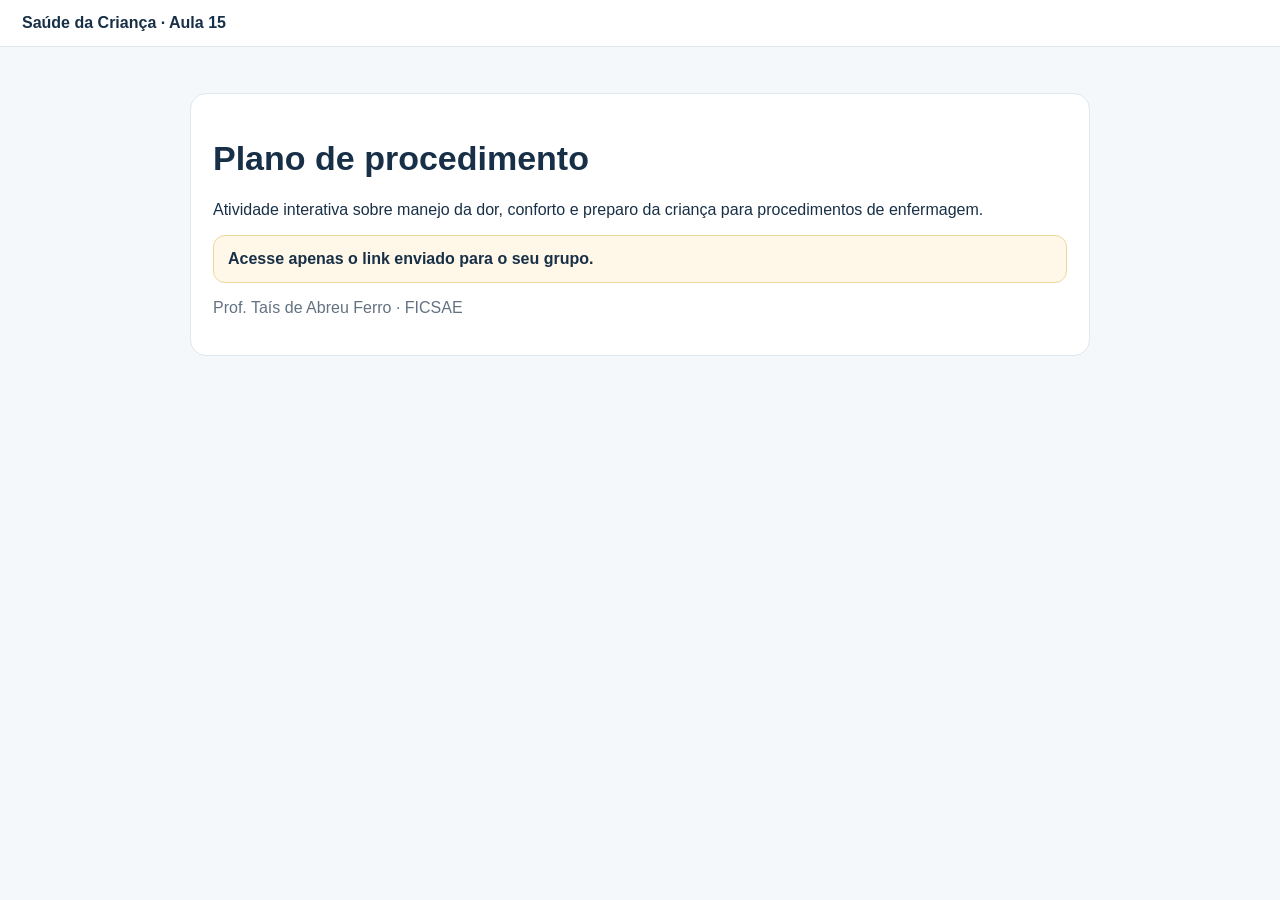
<file: index.html>
<!doctype html><html lang="pt-BR"><head><meta charset="utf-8"><meta name="viewport" content="width=device-width,initial-scale=1"><title>Saúde da Criança · Aula 15</title><link rel="stylesheet" href="style.css"></head><body><div class="top">Saúde da Criança · Aula 15</div><main><div class="card"><h1>Plano de procedimento</h1><p>Atividade interativa sobre manejo da dor, conforto e preparo da criança para procedimentos de enfermagem.</p><p class="notice"><strong>Acesse apenas o link enviado para o seu grupo.</strong></p><p class="muted">Prof. Taís de Abreu Ferro · FICSAE</p></div></main></body></html>
</file>
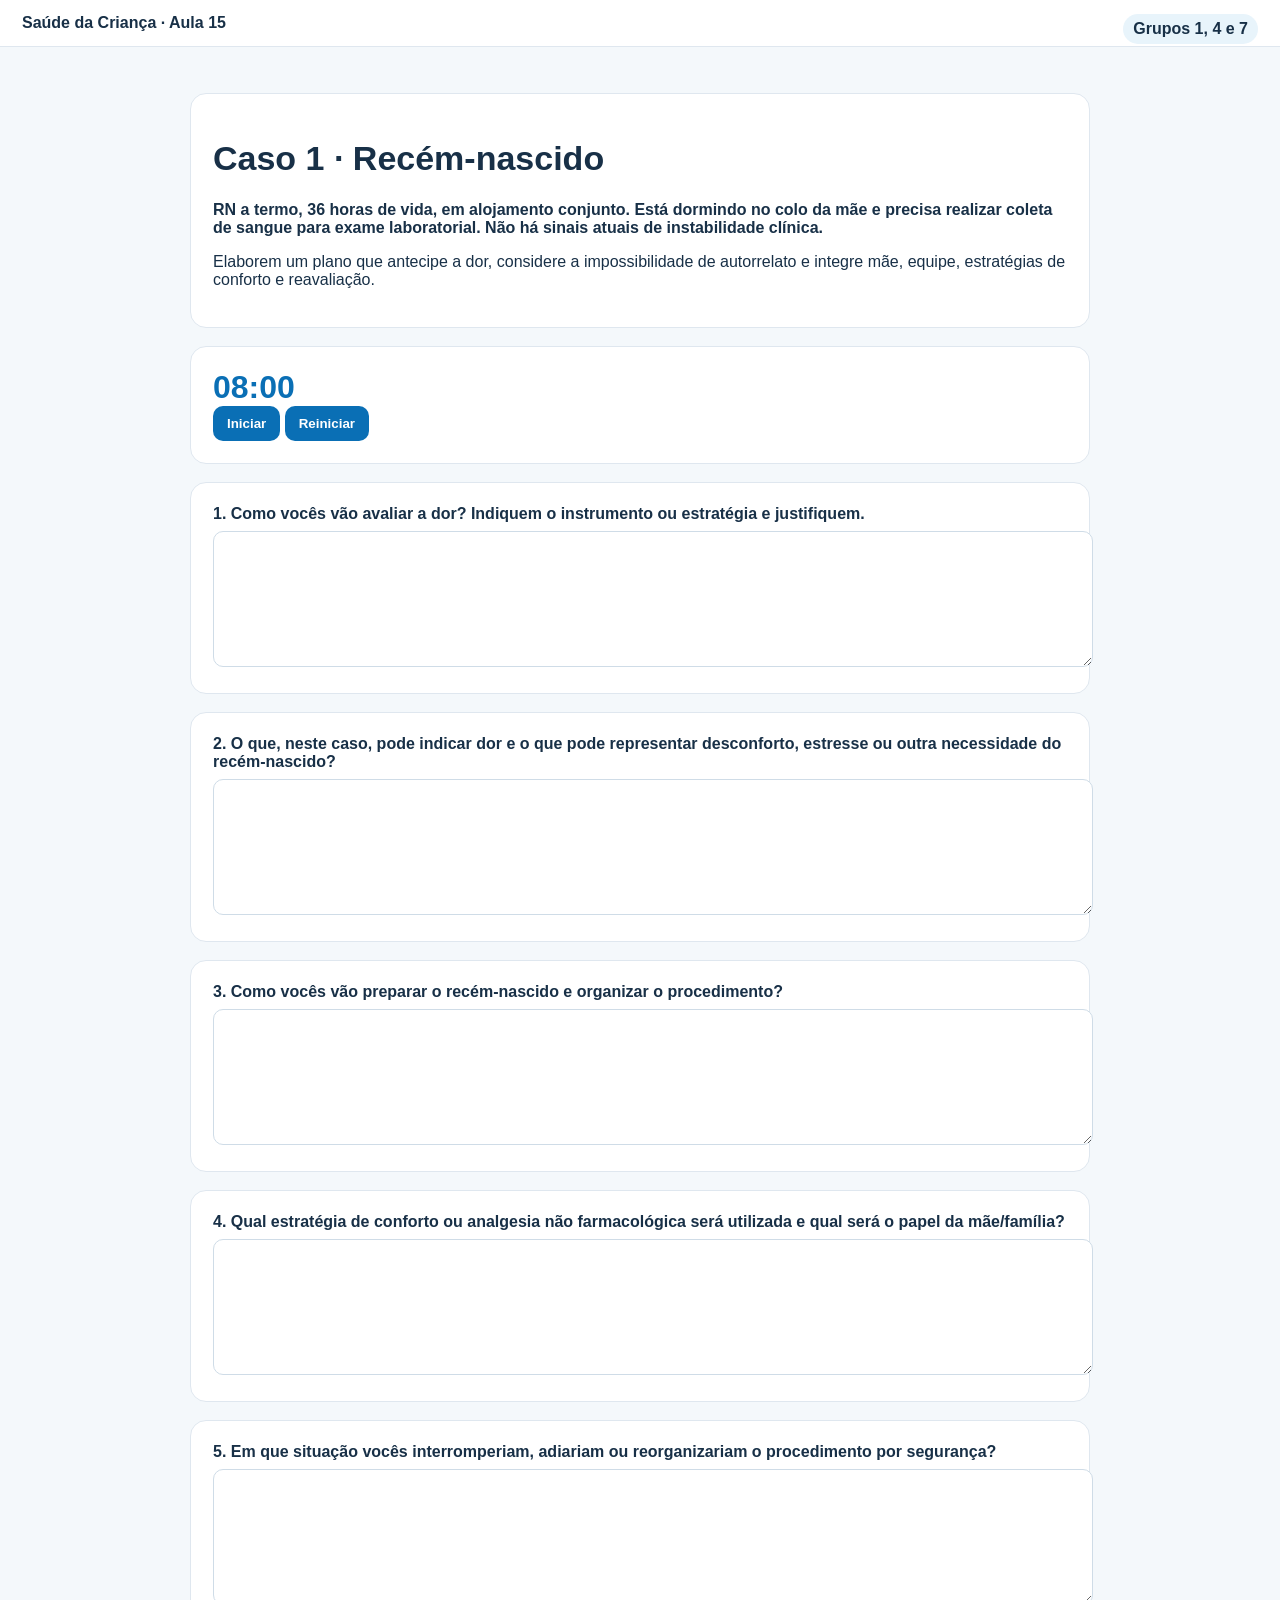
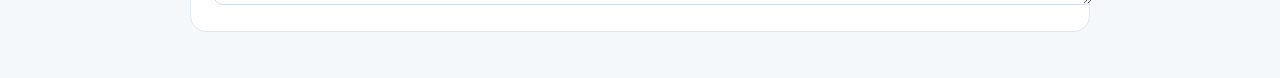
<file: caso1.html>
<!doctype html><html lang="pt-BR"><head><meta charset="utf-8"><meta name="viewport" content="width=device-width,initial-scale=1"><title>Caso 1 · Plano de procedimento</title><link rel="stylesheet" href="style.css"></head><body><div class="top">Saúde da Criança · Aula 15 <span class="badge">Grupos 1, 4 e 7</span></div><main><div class="card"><h1>Caso 1 · Recém-nascido</h1><p><strong>RN a termo, 36 horas de vida, em alojamento conjunto. Está dormindo no colo da mãe e precisa realizar coleta de sangue para exame laboratorial. Não há sinais atuais de instabilidade clínica.</strong></p><p>Elaborem um plano que antecipe a dor, considere a impossibilidade de autorrelato e integre mãe, equipe, estratégias de conforto e reavaliação.</p></div><div class="card"><div class="timer" id="timer">08:00</div><button class="btn" onclick="startTimer()">Iniciar</button> <button class="btn" onclick="resetTimer()">Reiniciar</button></div><div class="card"><div class="q">1. Como vocês vão avaliar a dor? Indiquem o instrumento ou estratégia e justifiquem.</div><textarea></textarea></div><div class="card"><div class="q">2. O que, neste caso, pode indicar dor e o que pode representar desconforto, estresse ou outra necessidade do recém-nascido?</div><textarea></textarea></div><div class="card"><div class="q">3. Como vocês vão preparar o recém-nascido e organizar o procedimento?</div><textarea></textarea></div><div class="card"><div class="q">4. Qual estratégia de conforto ou analgesia não farmacológica será utilizada e qual será o papel da mãe/família?</div><textarea></textarea></div><div class="card"><div class="q">5. Em que situação vocês interromperiam, adiariam ou reorganizariam o procedimento por segurança?</div><textarea></textarea></div></main><script src="script.js"></script></body></html>
</file>
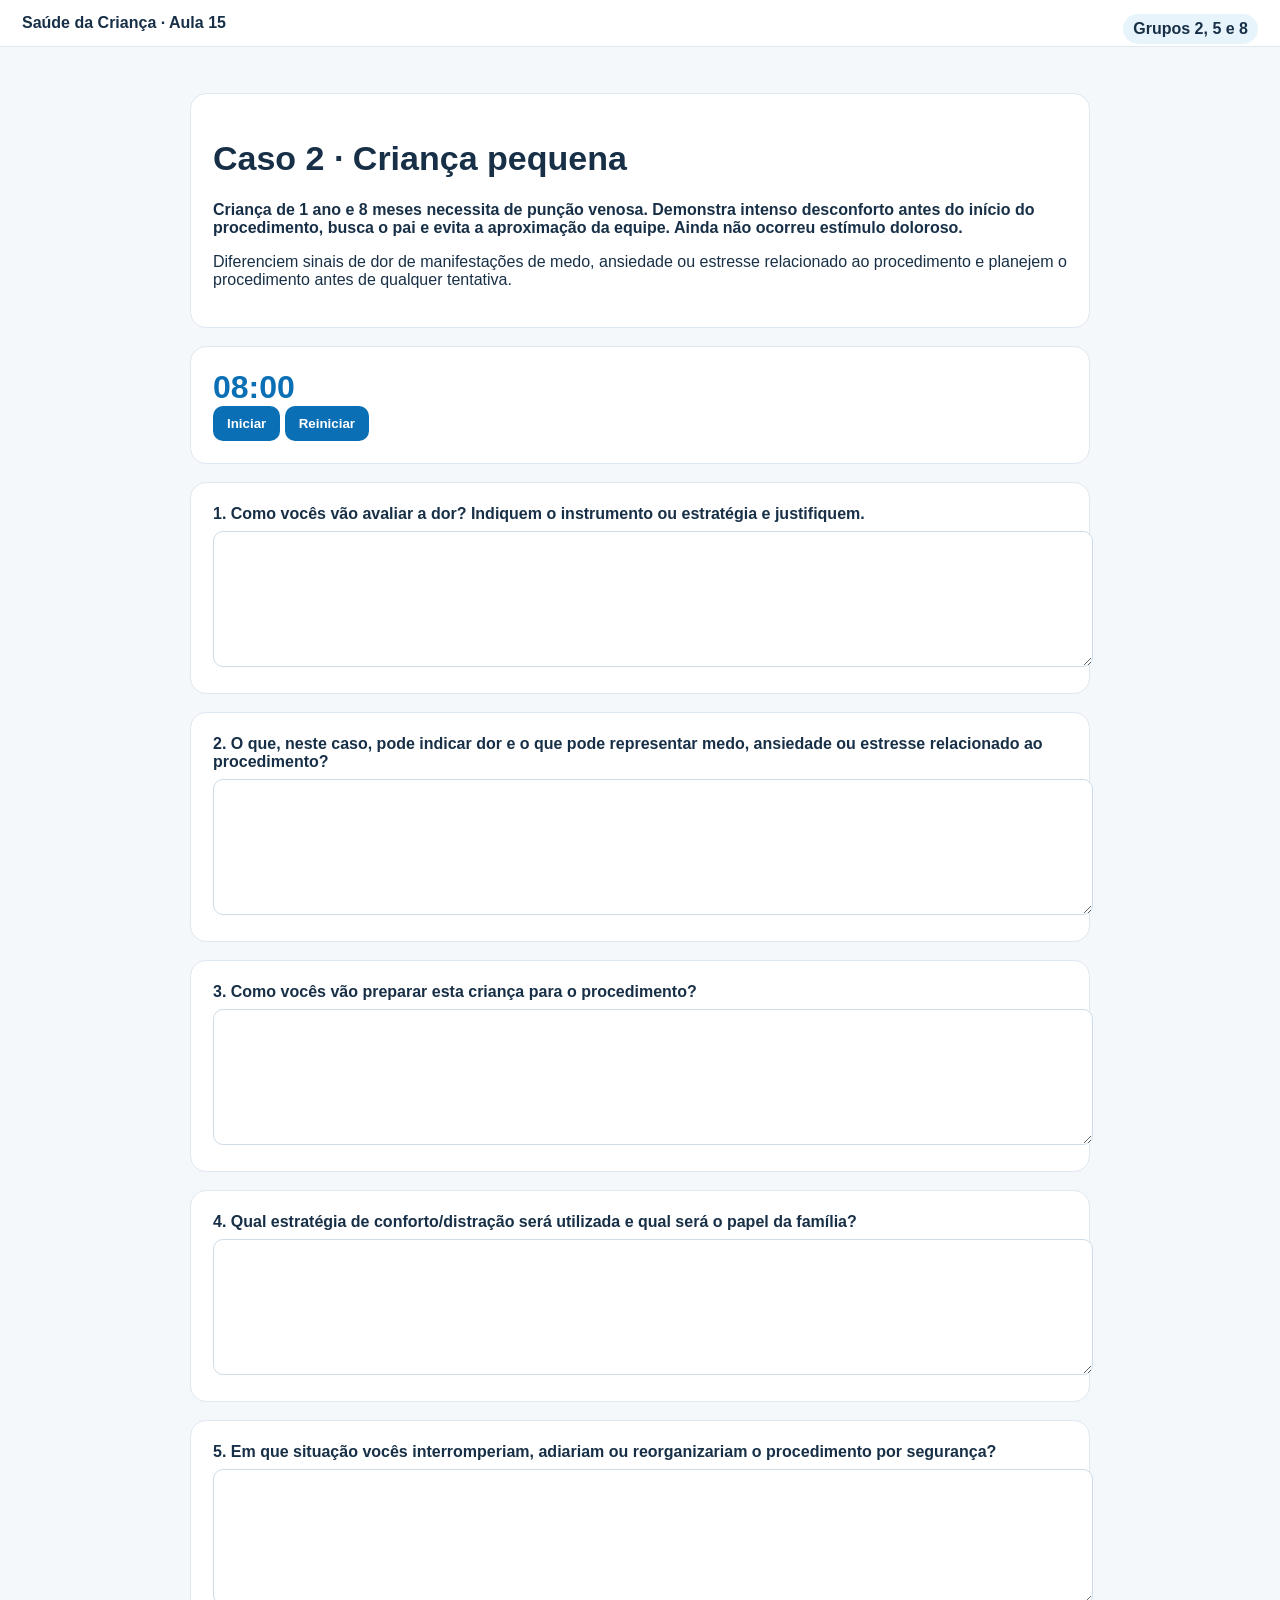
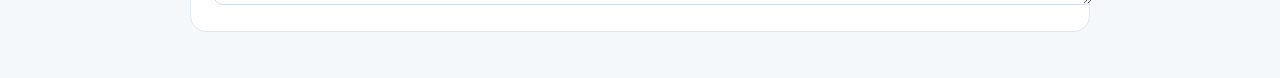
<file: caso2.html>
<!doctype html><html lang="pt-BR"><head><meta charset="utf-8"><meta name="viewport" content="width=device-width,initial-scale=1"><title>Caso 2 · Plano de procedimento</title><link rel="stylesheet" href="style.css"></head><body><div class="top">Saúde da Criança · Aula 15 <span class="badge">Grupos 2, 5 e 8</span></div><main><div class="card"><h1>Caso 2 · Criança pequena</h1><p><strong>Criança de 1 ano e 8 meses necessita de punção venosa. Demonstra intenso desconforto antes do início do procedimento, busca o pai e evita a aproximação da equipe. Ainda não ocorreu estímulo doloroso.</strong></p><p>Diferenciem sinais de dor de manifestações de medo, ansiedade ou estresse relacionado ao procedimento e planejem o procedimento antes de qualquer tentativa.</p></div><div class="card"><div class="timer" id="timer">08:00</div><button class="btn" onclick="startTimer()">Iniciar</button> <button class="btn" onclick="resetTimer()">Reiniciar</button></div><div class="card"><div class="q">1. Como vocês vão avaliar a dor? Indiquem o instrumento ou estratégia e justifiquem.</div><textarea></textarea></div><div class="card"><div class="q">2. O que, neste caso, pode indicar dor e o que pode representar medo, ansiedade ou estresse relacionado ao procedimento?</div><textarea></textarea></div><div class="card"><div class="q">3. Como vocês vão preparar esta criança para o procedimento?</div><textarea></textarea></div><div class="card"><div class="q">4. Qual estratégia de conforto/distração será utilizada e qual será o papel da família?</div><textarea></textarea></div><div class="card"><div class="q">5. Em que situação vocês interromperiam, adiariam ou reorganizariam o procedimento por segurança?</div><textarea></textarea></div></main><script src="script.js"></script></body></html>
</file>
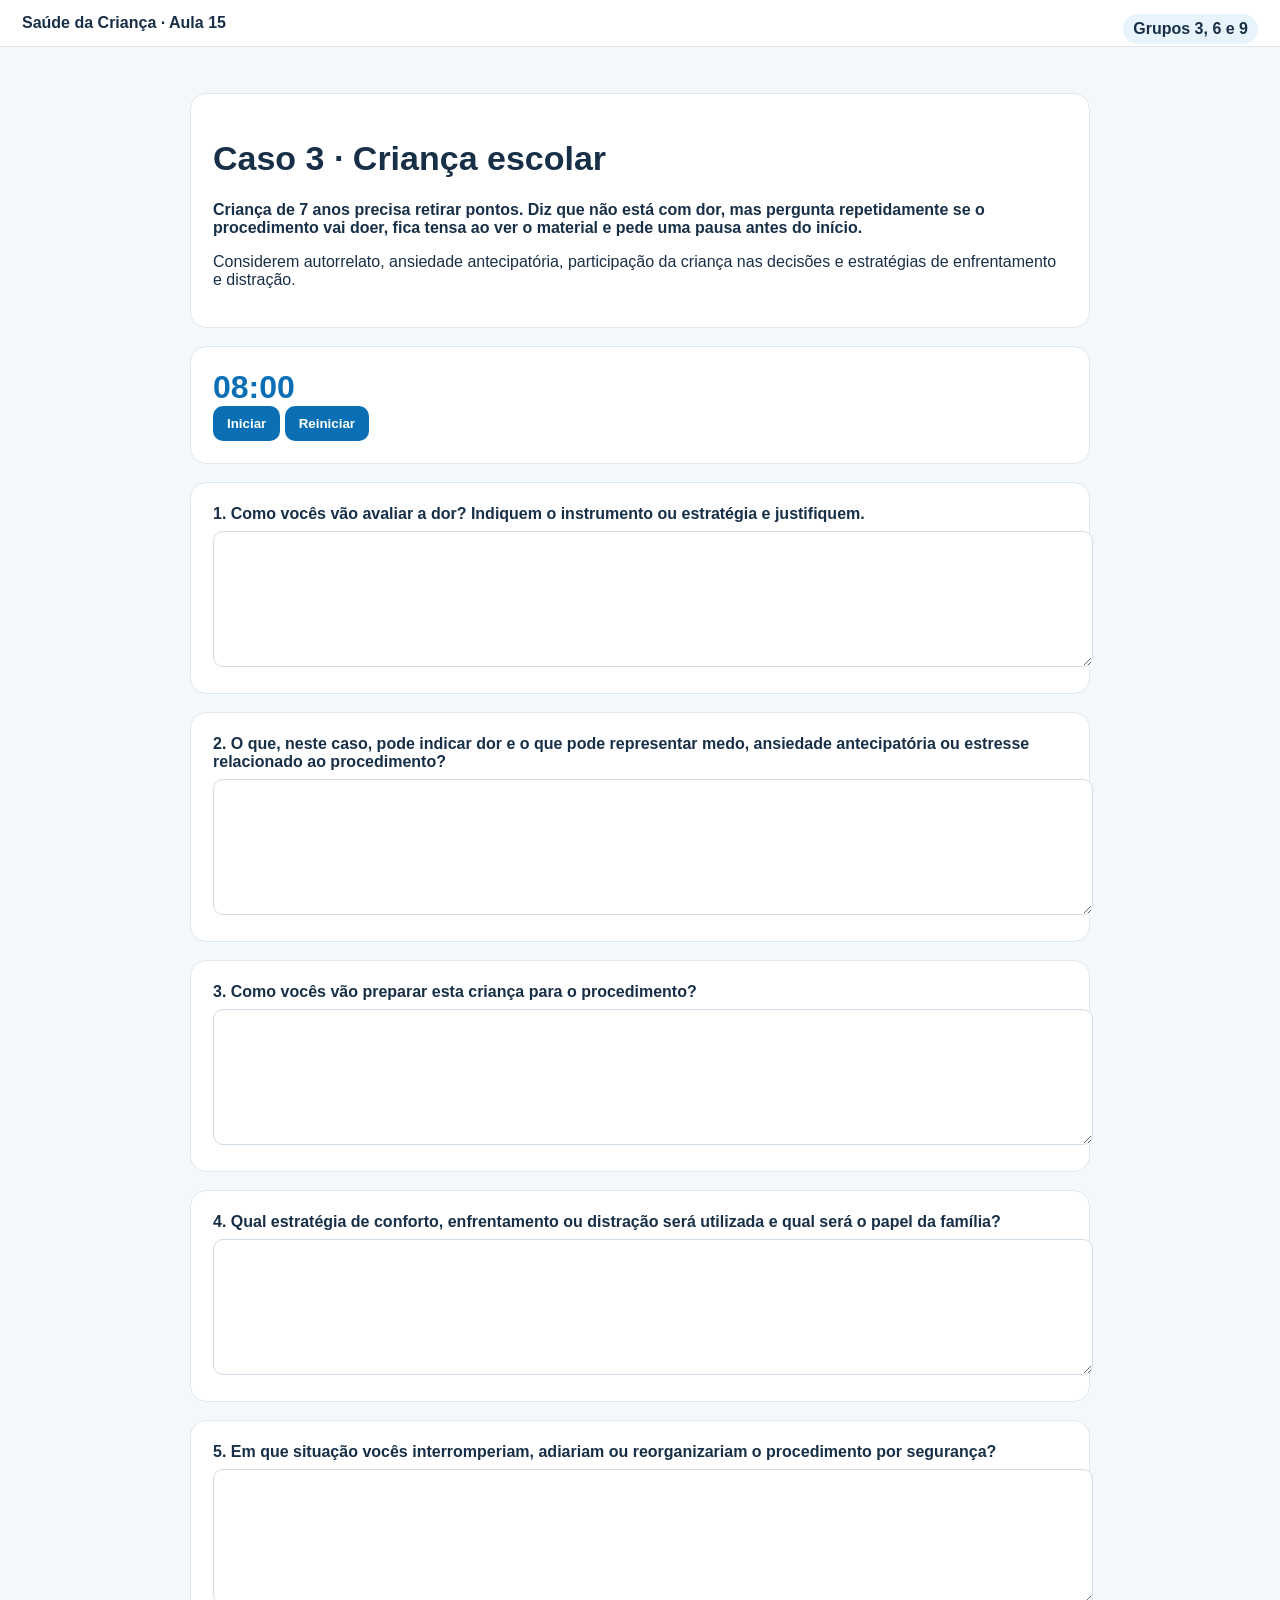
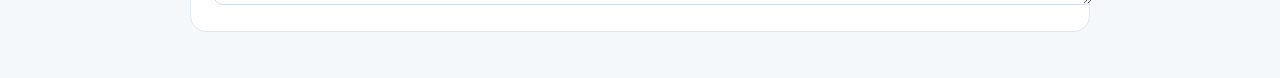
<file: caso3.html>
<!doctype html><html lang="pt-BR"><head><meta charset="utf-8"><meta name="viewport" content="width=device-width,initial-scale=1"><title>Caso 3 · Plano de procedimento</title><link rel="stylesheet" href="style.css"></head><body><div class="top">Saúde da Criança · Aula 15 <span class="badge">Grupos 3, 6 e 9</span></div><main><div class="card"><h1>Caso 3 · Criança escolar</h1><p><strong>Criança de 7 anos precisa retirar pontos. Diz que não está com dor, mas pergunta repetidamente se o procedimento vai doer, fica tensa ao ver o material e pede uma pausa antes do início.</strong></p><p>Considerem autorrelato, ansiedade antecipatória, participação da criança nas decisões e estratégias de enfrentamento e distração.</p></div><div class="card"><div class="timer" id="timer">08:00</div><button class="btn" onclick="startTimer()">Iniciar</button> <button class="btn" onclick="resetTimer()">Reiniciar</button></div><div class="card"><div class="q">1. Como vocês vão avaliar a dor? Indiquem o instrumento ou estratégia e justifiquem.</div><textarea></textarea></div><div class="card"><div class="q">2. O que, neste caso, pode indicar dor e o que pode representar medo, ansiedade antecipatória ou estresse relacionado ao procedimento?</div><textarea></textarea></div><div class="card"><div class="q">3. Como vocês vão preparar esta criança para o procedimento?</div><textarea></textarea></div><div class="card"><div class="q">4. Qual estratégia de conforto, enfrentamento ou distração será utilizada e qual será o papel da família?</div><textarea></textarea></div><div class="card"><div class="q">5. Em que situação vocês interromperiam, adiariam ou reorganizariam o procedimento por segurança?</div><textarea></textarea></div></main><script src="script.js"></script></body></html>
</file>
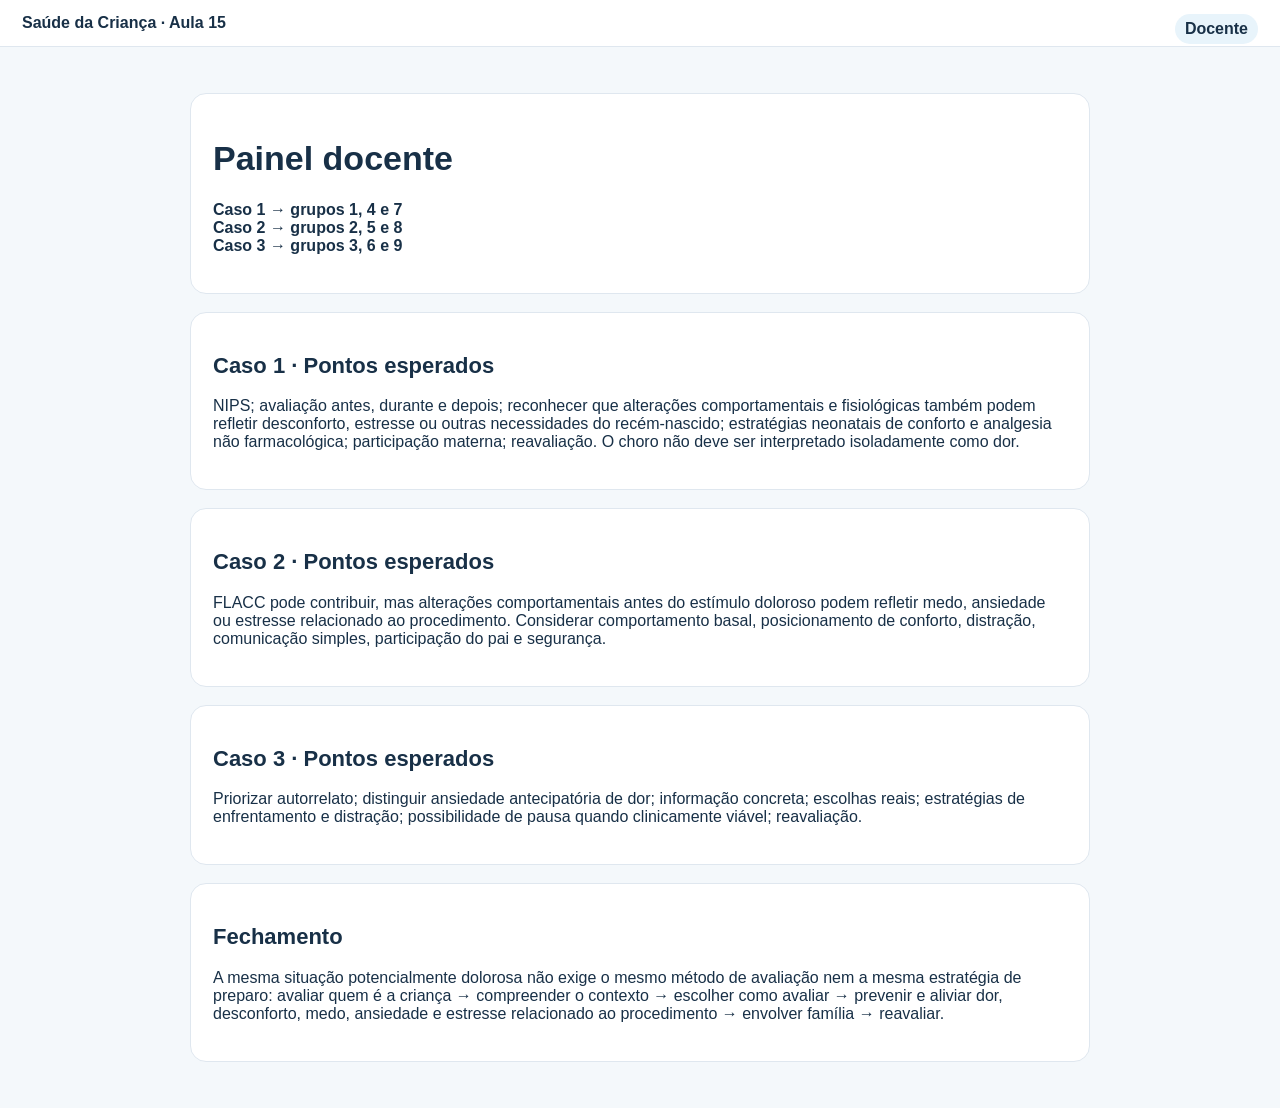
<file: docente.html>
<!doctype html><html lang="pt-BR"><head><meta charset="utf-8"><meta name="viewport" content="width=device-width,initial-scale=1"><title>Painel docente · Aula 15</title><link rel="stylesheet" href="style.css"></head><body><div class="top">Saúde da Criança · Aula 15 <span class="badge">Docente</span></div><main><div class="card"><h1>Painel docente</h1><p><strong>Caso 1 → grupos 1, 4 e 7</strong><br><strong>Caso 2 → grupos 2, 5 e 8</strong><br><strong>Caso 3 → grupos 3, 6 e 9</strong></p></div><div class="card"><h2>Caso 1 · Pontos esperados</h2><p>NIPS; avaliação antes, durante e depois; reconhecer que alterações comportamentais e fisiológicas também podem refletir desconforto, estresse ou outras necessidades do recém-nascido; estratégias neonatais de conforto e analgesia não farmacológica; participação materna; reavaliação. O choro não deve ser interpretado isoladamente como dor.</p></div><div class="card"><h2>Caso 2 · Pontos esperados</h2><p>FLACC pode contribuir, mas alterações comportamentais antes do estímulo doloroso podem refletir medo, ansiedade ou estresse relacionado ao procedimento. Considerar comportamento basal, posicionamento de conforto, distração, comunicação simples, participação do pai e segurança.</p></div><div class="card"><h2>Caso 3 · Pontos esperados</h2><p>Priorizar autorrelato; distinguir ansiedade antecipatória de dor; informação concreta; escolhas reais; estratégias de enfrentamento e distração; possibilidade de pausa quando clinicamente viável; reavaliação.</p></div><div class="card"><h2>Fechamento</h2><p>A mesma situação potencialmente dolorosa não exige o mesmo método de avaliação nem a mesma estratégia de preparo: avaliar quem é a criança → compreender o contexto → escolher como avaliar → prevenir e aliviar dor, desconforto, medo, ansiedade e estresse relacionado ao procedimento → envolver família → reavaliar.</p></div></main></body></html>
</file>
<file: style.css>
body{font-family:Arial,sans-serif;margin:0;background:#f4f8fb;color:#183047}main{max-width:900px;margin:auto;padding:28px 20px}.card{background:white;border:1px solid #dfe7ef;border-radius:16px;padding:22px;margin:18px 0}.top{background:white;border-bottom:1px solid #dfe7ef;padding:14px 22px;font-weight:700}.badge{float:right;background:#e8f4fb;padding:6px 10px;border-radius:999px}.q{font-weight:700;margin-bottom:8px}textarea{width:100%;min-height:110px;padding:12px;border:1px solid #cfdce7;border-radius:10px;font:inherit}.timer{font-size:32px;font-weight:700;color:#0a6fb5}.btn{padding:10px 14px;border:0;border-radius:10px;background:#0a6fb5;color:white;font-weight:700;cursor:pointer}h1{font-size:34px}h2{font-size:22px}.muted{color:#637282}.notice{background:#fff7e8;border:1px solid #f0d79a;border-radius:12px;padding:14px}
</file>
